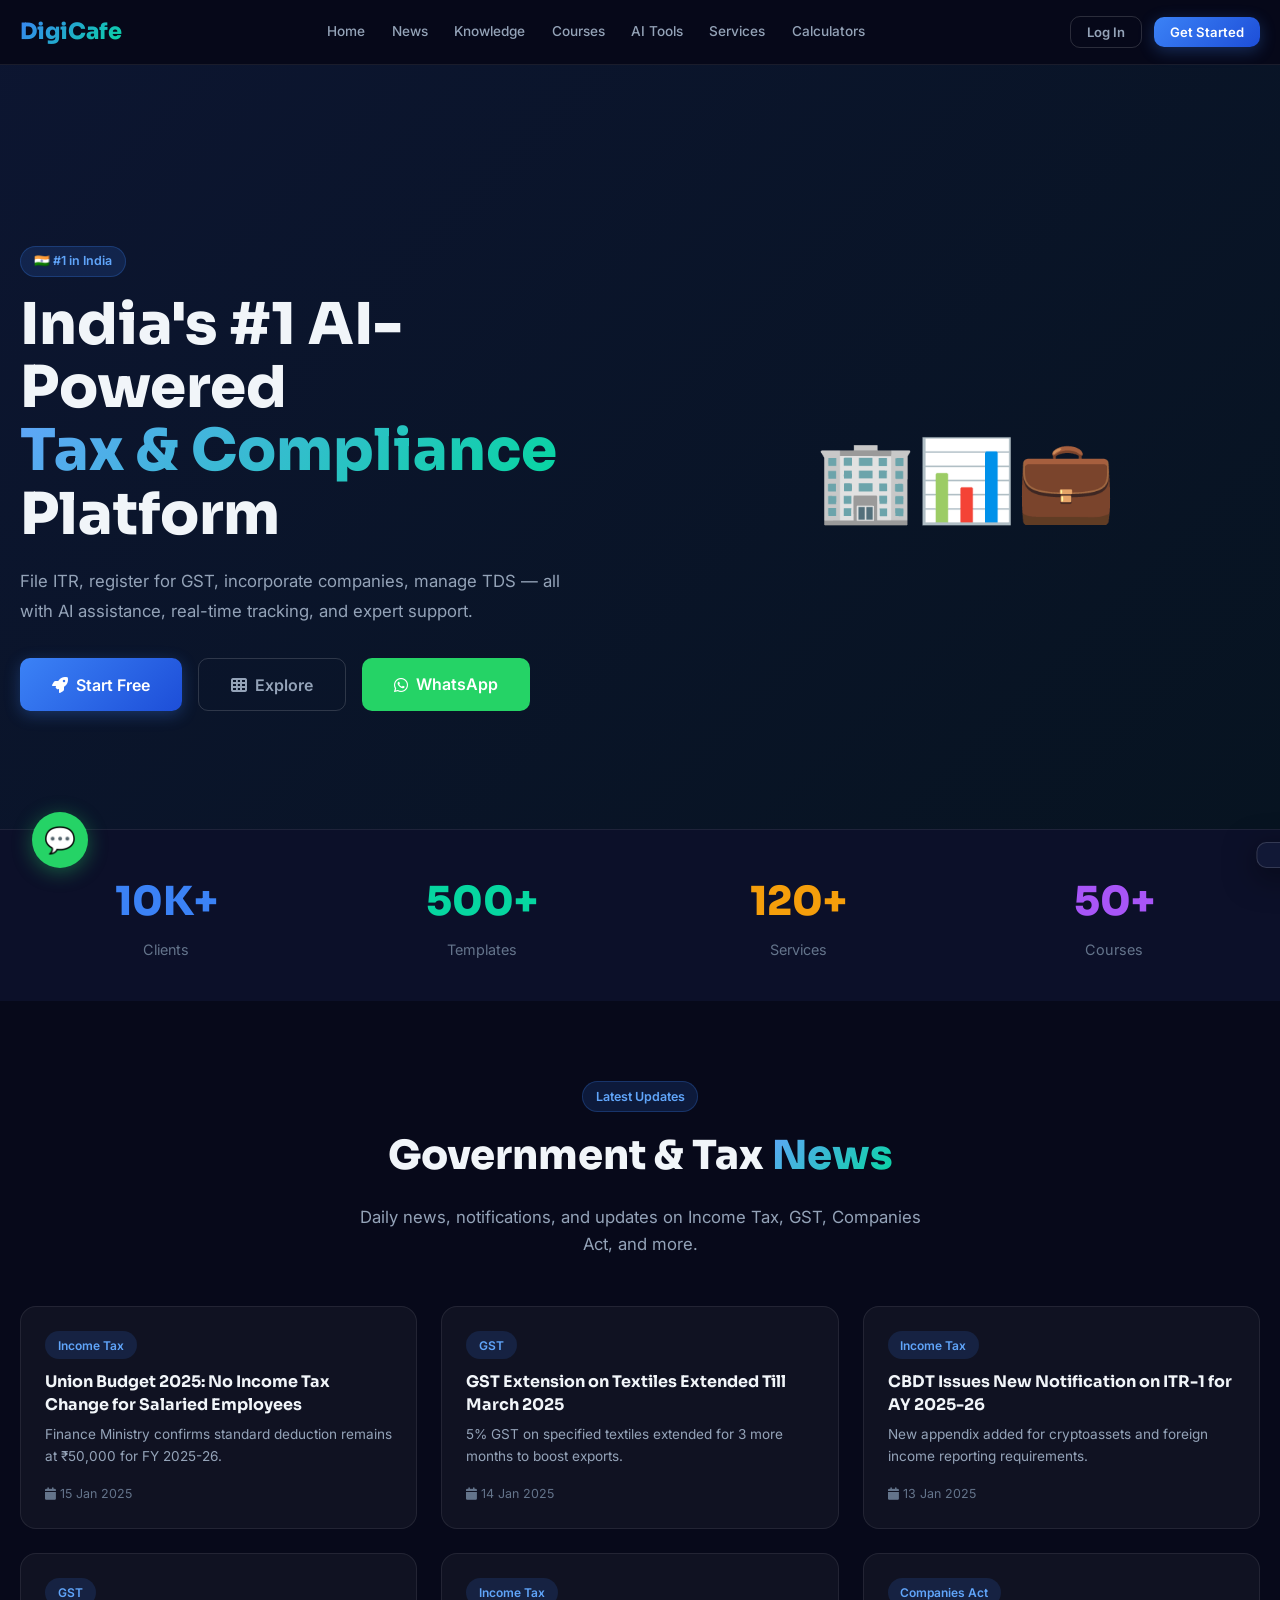
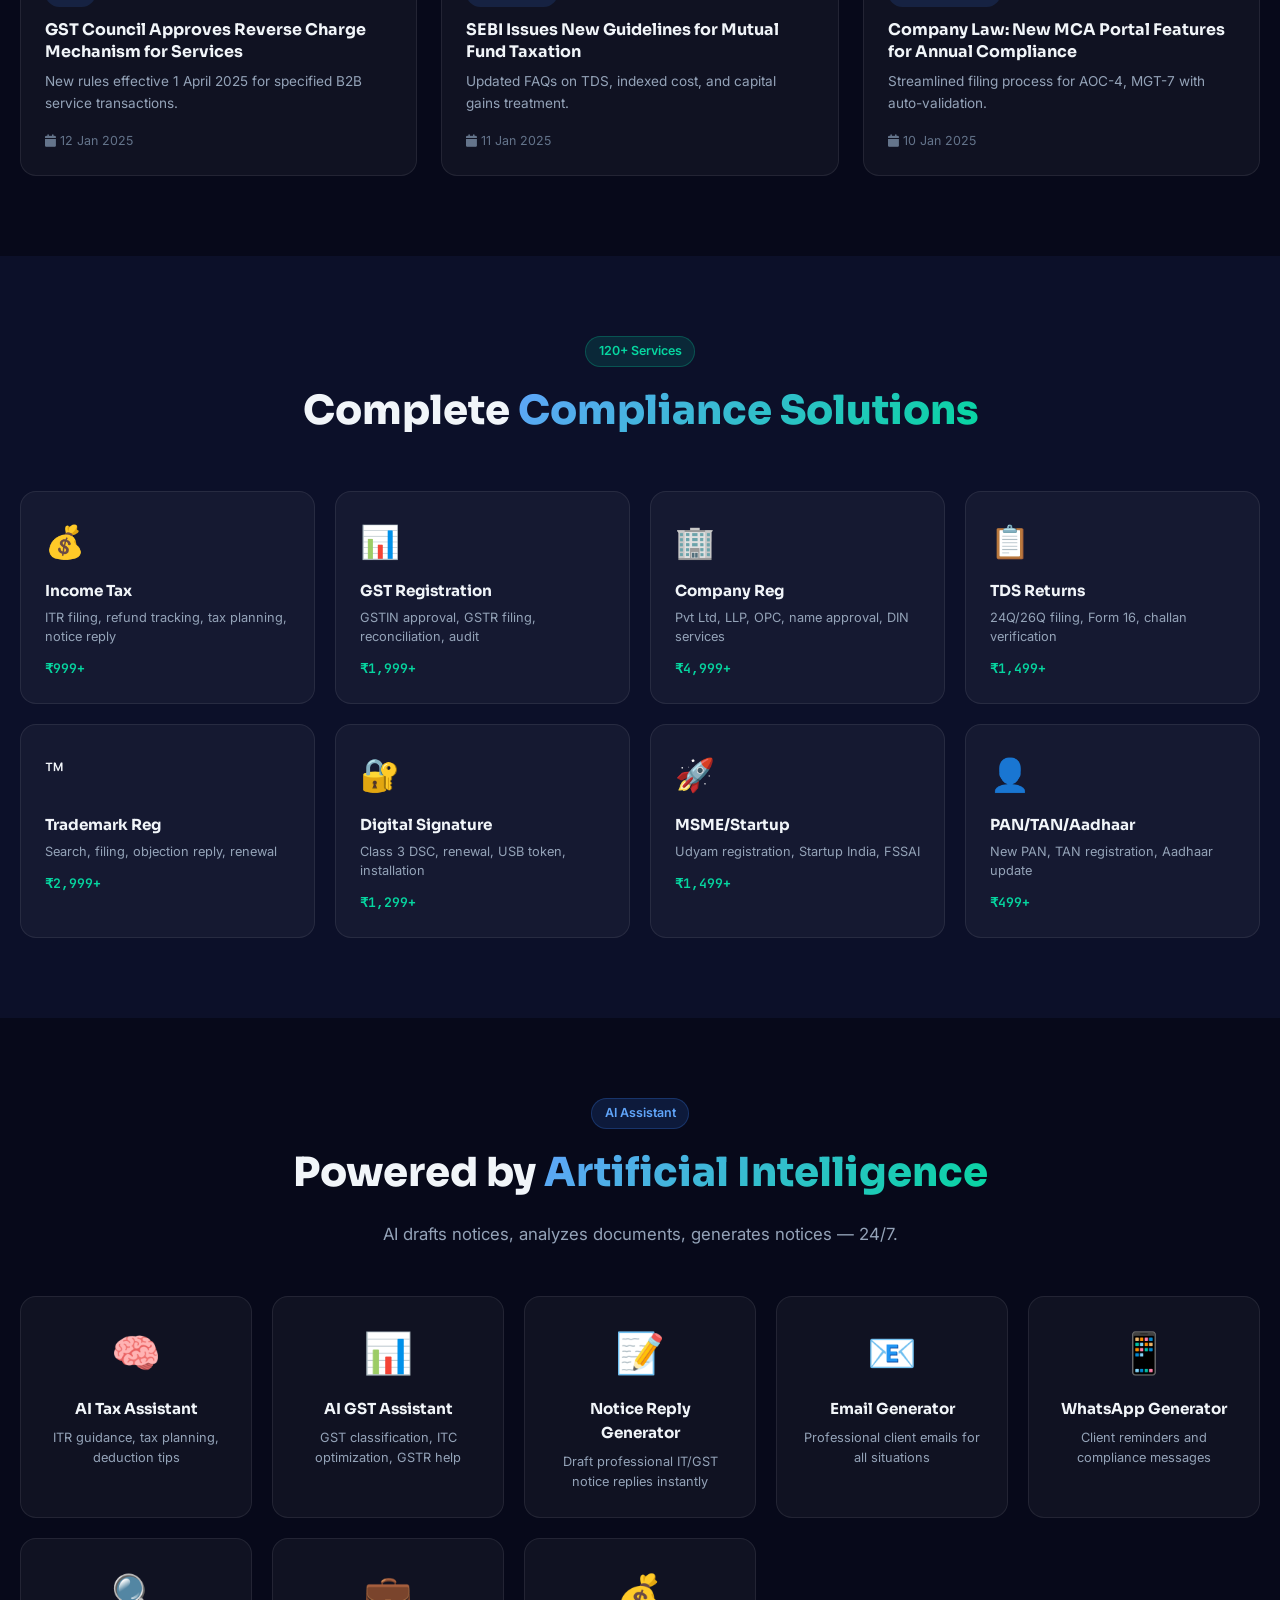
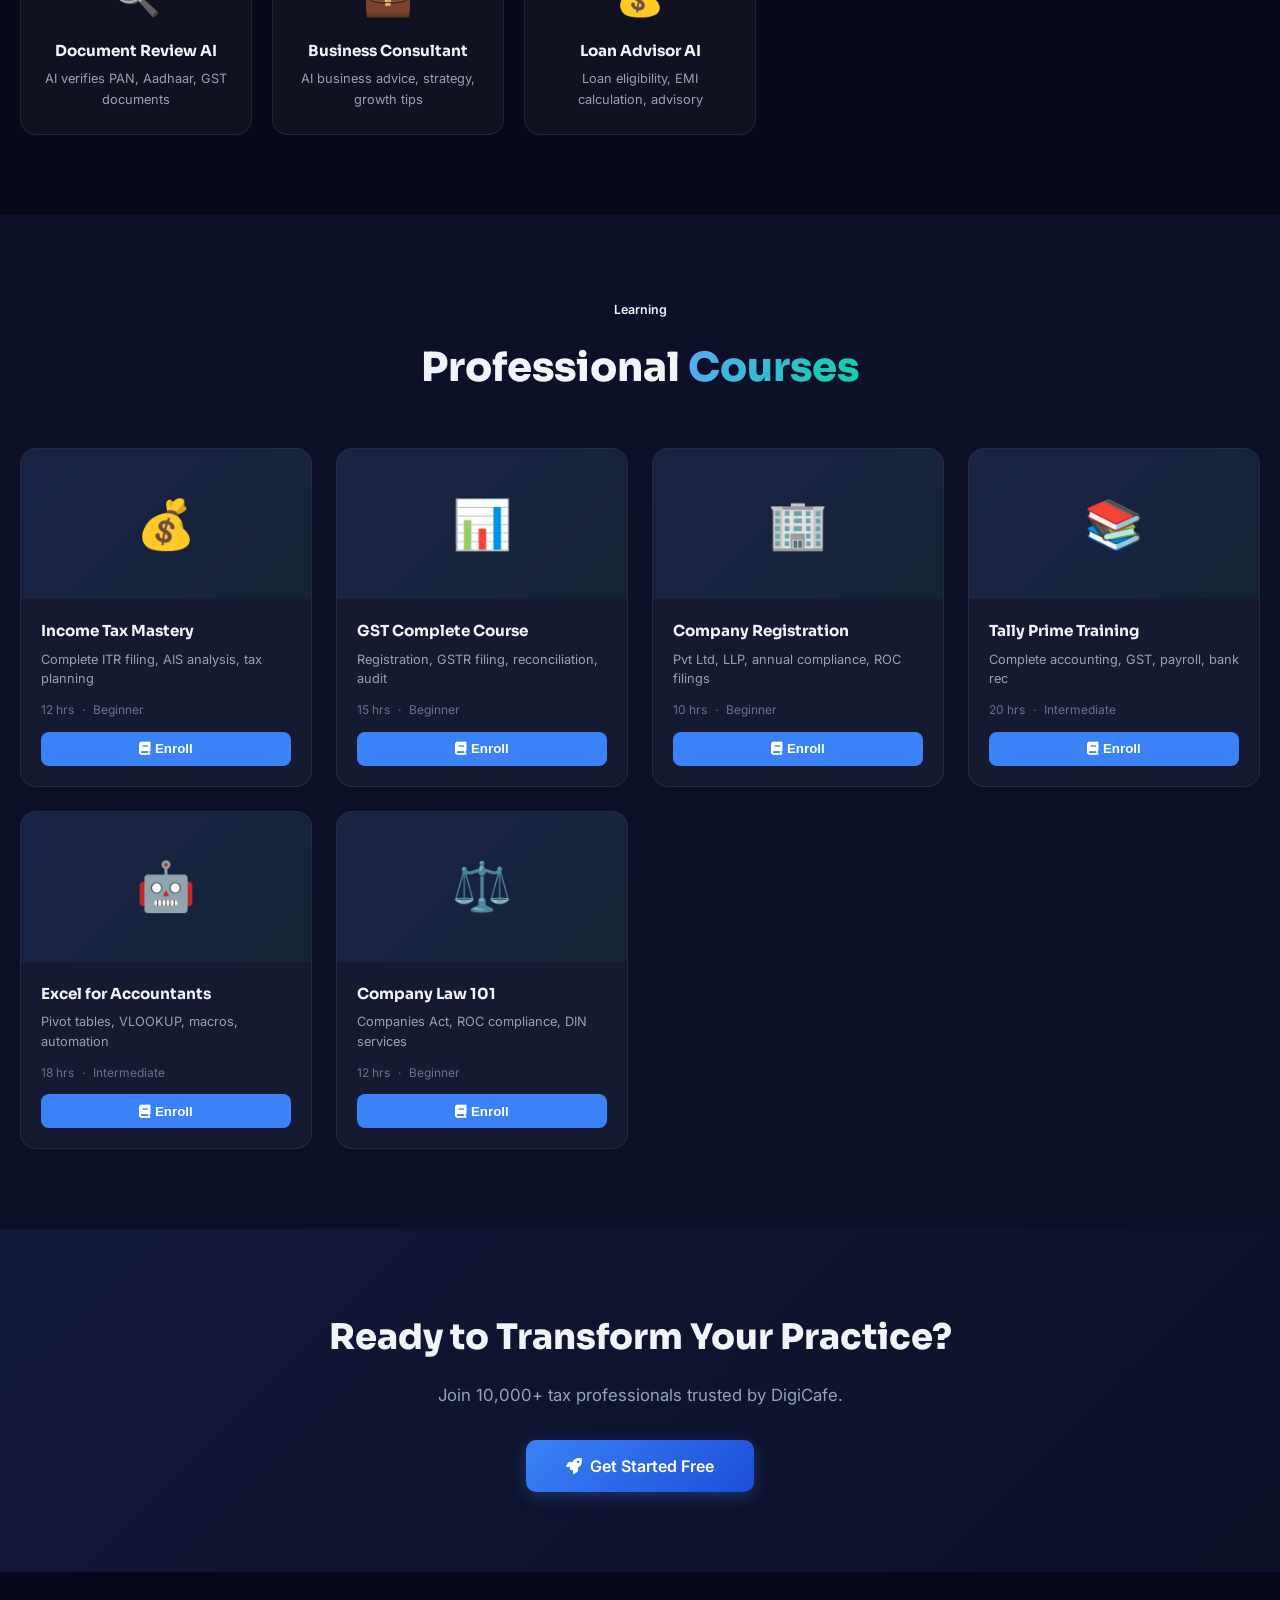
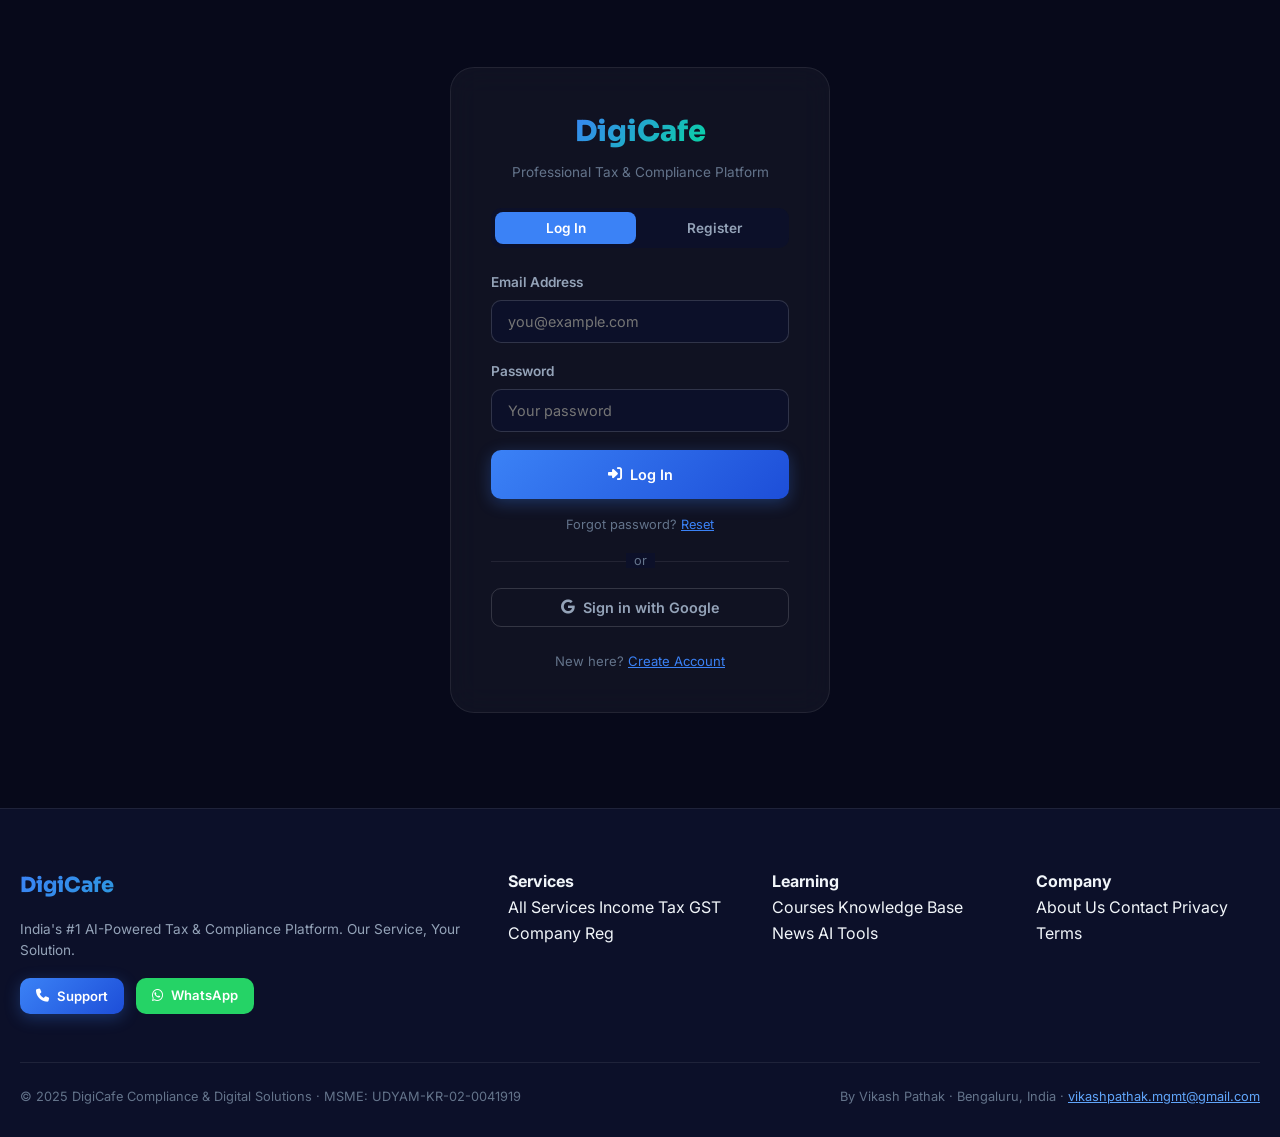
<file: index.html.html>
<!DOCTYPE html>
<html lang="en">
<head>
<meta charset="UTF-8">
<meta name="viewport" content="width=device-width, initial-scale=1.0">
<meta name="description" content="DigiCafe — India's #1 AI-Powered Tax, GST, Compliance & Learning Platform. ITR Filing, GST Registration, Company Incorporation, TDS, Trademark, News, Courses, AI Tools, and Professional Services.">
<meta name="keywords" content="ITR Filing, GST, Tax Consultant, Company Registration, LLP, Compliance, AI Tax Assistant, Courses, India">
<title>DigiCafe – Our Service, Your Solution | Premium Compliance Platform</title>
<link rel="preconnect" href="https://fonts.googleapis.com">
<link href="https://fonts.googleapis.com/css2?family=Sora:wght@300;400;600;700;800&family=Inter:wght@300;400;500;600&family=JetBrains+Mono:wght@400;600&display=swap" rel="stylesheet">
<link rel="stylesheet" href="https://cdnjs.cloudflare.com/ajax/libs/font-awesome/6.5.0/css/all.min.css">
<style>
*{margin:0;padding:0;box-sizing:border-box}
:root{
  --bg:#07091a;--bg2:#0c1029;--bg3:#111836;--bg4:#0a0e24;
  --surf:rgba(255,255,255,0.04);--surf2:rgba(255,255,255,0.08);
  --bdr:rgba(255,255,255,0.08);--bdr2:rgba(255,255,255,0.15);
  --blue:#3b82f6;--blue2:#60a5fa;--blue3:#1d4ed8;--teal:#06d6a0;--teal2:#34d399;
  --gold:#f59e0b;--purple:#a855f7;--red:#ef4444;--green:#10b981;
  --txt:#f1f5f9;--txt2:#94a3b8;--txt3:#64748b;--txt4:#475569;
  --r:10px;--r2:16px;
}
html{scroll-behavior:smooth}
body{font-family:'Inter',sans-serif;background:var(--bg);color:var(--txt);line-height:1.6;overflow-x:hidden}
::-webkit-scrollbar{width:5px}
::-webkit-scrollbar-track{background:var(--bg2)}
::-webkit-scrollbar-thumb{background:var(--blue);border-radius:3px}
.s{font-family:'Sora',sans-serif}
.mono{font-family:'JetBrains Mono',monospace}
.c{max-width:1280px;margin:0 auto;padding:0 20px}
.hidden{display:none!important}
.page{display:none}
.page.active{display:block;animation:fadeIn .4s ease}
@keyframes fadeIn{from{opacity:0;transform:translateY(10px)}to{opacity:1;transform:translateY(0)}}
.glass{background:var(--surf);border:1px solid var(--bdr);border-radius:var(--r2);backdrop-filter:blur(16px)}
.glass:hover{border-color:var(--bdr2);transition:all .3s}
.g-text{background:linear-gradient(135deg,var(--blue2),var(--teal));-webkit-background-clip:text;-webkit-text-fill-color:transparent;background-clip:text}
.btn{display:inline-flex;align-items:center;gap:.5rem;padding:.65rem 1.4rem;border-radius:var(--r);font-weight:600;font-size:.9rem;border:none;cursor:pointer;transition:all .25s;text-decoration:none;font-family:inherit}
.btn-primary{background:linear-gradient(135deg,var(--blue),var(--blue3));color:#fff;box-shadow:0 4px 16px rgba(59,130,246,.3)}
.btn-primary:hover{transform:translateY(-2px);box-shadow:0 8px 24px rgba(59,130,246,.4)}
.btn-ghost{background:transparent;color:var(--txt2);border:1px solid var(--bdr2)}
.btn-ghost:hover{background:var(--surf2);color:var(--txt)}
.btn-sm{padding:.45rem 1rem;font-size:.82rem}
.btn-lg{padding:.85rem 2rem;font-size:1rem}
.btn-full{width:100%;justify-content:center}
.badge{display:inline-flex;align-items:center;gap:.35rem;padding:.28rem .8rem;border-radius:20px;font-size:.78rem;font-weight:600}
.badge-blue{background:rgba(59,130,246,.15);color:var(--blue2);border:1px solid rgba(59,130,246,.25)}
.badge-teal{background:rgba(6,214,160,.12);color:var(--teal);border:1px solid rgba(6,214,160,.25)}

/* NAV */
#nav{position:fixed;top:0;left:0;right:0;z-index:1000;background:rgba(7,9,26,.92);backdrop-filter:blur(20px);border-bottom:1px solid var(--bdr)}
.nav-wrap{display:flex;align-items:center;justify-content:space-between;height:64px;padding:0 20px;max-width:1400px;margin:0 auto}
.logo{font-family:'Sora',sans-serif;font-weight:800;font-size:1.4rem;background:linear-gradient(135deg,var(--blue),var(--teal));-webkit-background-clip:text;-webkit-text-fill-color:transparent;cursor:pointer}
.nav-center{display:flex;gap:.15rem;list-style:none}
.nav-center a{display:block;padding:.4rem .75rem;color:var(--txt2);font-size:.85rem;font-weight:500;text-decoration:none;border-radius:8px;cursor:pointer;transition:all .2s}
.nav-center a:hover,.nav-center a.active{color:var(--txt);background:var(--surf2)}
.nav-right{display:flex;gap:.75rem;align-items:center}
@media(max-width:1024px){.nav-center{display:none}}

/* HERO */
.hero{min-height:85vh;display:flex;align-items:center;padding-top:64px;background:linear-gradient(135deg,rgba(59,130,246,.1),rgba(6,214,160,.05))}
.hero-inner{display:grid;grid-template-columns:1fr 1fr;gap:4rem;align-items:center}
.hero h1{font-family:'Sora',sans-serif;font-size:clamp(2.2rem,5vw,3.6rem);font-weight:800;line-height:1.1;margin-bottom:1.25rem}
.hero p{font-size:1.05rem;color:var(--txt2);max-width:560px;margin-bottom:2rem;line-height:1.8}
@media(max-width:1024px){.hero-inner{grid-template-columns:1fr}.hero-img{display:none}}

/* SECTION */
.sec{padding:80px 0}
.sh{text-align:center;margin-bottom:3rem}
.sh h2{font-family:'Sora',sans-serif;font-size:clamp(1.8rem,4vw,2.5rem);font-weight:800;margin:.75rem 0 1rem}
.sh p{color:var(--txt2);font-size:1.05rem;max-width:580px;margin:0 auto}

/* NEWS */
.news-grid{display:grid;grid-template-columns:repeat(auto-fill,minmax(320px,1fr));gap:1.5rem}
.news-card{background:var(--surf);border:1px solid var(--bdr);border-radius:var(--r2);padding:1.5rem;transition:all .3s;cursor:pointer}
.news-card:hover{border-color:var(--blue);transform:translateY(-4px);box-shadow:0 8px 32px rgba(59,130,246,.15)}
.n-cat{display:inline-block;padding:.3rem .8rem;background:rgba(59,130,246,.15);color:var(--blue2);border-radius:20px;font-size:.75rem;font-weight:600;margin-bottom:.75rem}
.n-title{font-family:'Sora',sans-serif;font-size:1rem;font-weight:700;margin-bottom:.5rem;line-height:1.4}
.n-desc{font-size:.85rem;color:var(--txt2);margin-bottom:1rem;line-height:1.6}
.n-date{font-size:.78rem;color:var(--txt3)}

/* TOOLS GRID */
.tools-grid{display:grid;grid-template-columns:repeat(auto-fill,minmax(220px,1fr));gap:1.25rem}
.tool-card{background:var(--surf);border:1px solid var(--bdr);border-radius:var(--r2);padding:1.5rem;text-align:center;transition:all .3s;cursor:pointer}
.tool-card:hover{border-color:var(--blue);transform:translateY(-3px)}
.t-icon{font-size:2.5rem;margin-bottom:.75rem}
.t-name{font-family:'Sora',sans-serif;font-size:.95rem;font-weight:700;margin-bottom:.4rem}
.t-desc{font-size:.8rem;color:var(--txt2)}

/* COURSES */
.course-grid{display:grid;grid-template-columns:repeat(auto-fill,minmax(280px,1fr));gap:1.5rem}
.course-card{background:var(--surf);border:1px solid var(--bdr);border-radius:var(--r2);overflow:hidden;transition:all .3s}
.course-card:hover{border-color:var(--blue);transform:translateY(-4px)}
.c-thumb{height:150px;display:flex;align-items:center;justify-content:center;font-size:3rem;background:linear-gradient(135deg,rgba(59,130,246,.1),rgba(6,214,160,.05))}
.c-body{padding:1.25rem}
.c-title{font-family:'Sora',sans-serif;font-size:.95rem;font-weight:700;margin-bottom:.4rem}
.c-desc{font-size:.8rem;color:var(--txt2);margin-bottom:.75rem;line-height:1.5}
.c-meta{display:flex;gap:.5rem;font-size:.75rem;color:var(--txt3);margin-bottom:.75rem}
.c-btn{width:100%;padding:.6rem;background:var(--blue);color:#fff;border:none;border-radius:8px;cursor:pointer;font-weight:600}

/* SERVICES */
.svc-grid{display:grid;grid-template-columns:repeat(auto-fill,minmax(240px,1fr));gap:1.25rem}
.svc-card{background:var(--surf);border:1px solid var(--bdr);border-radius:var(--r2);padding:1.5rem;transition:all .3s;cursor:pointer}
.svc-card:hover{border-color:var(--blue);background:var(--surf2);transform:translateY(-3px)}
.s-icon{font-size:2rem;margin-bottom:.75rem}
.s-title{font-family:'Sora',sans-serif;font-size:.95rem;font-weight:700;margin-bottom:.3rem}
.s-desc{font-size:.8rem;color:var(--txt2);margin-bottom:.75rem;line-height:1.5}
.s-price{font-family:'JetBrains Mono',monospace;font-size:.82rem;color:var(--teal);font-weight:600}

/* CLIENT DASHBOARD */
.dash-layout{display:grid;grid-template-columns:220px 1fr;min-height:calc(100vh - 64px)}
.d-sidebar{background:var(--bg2);border-right:1px solid var(--bdr);padding:1.5rem 1rem;position:sticky;top:64px;height:calc(100vh - 64px);overflow-y:auto}
.d-user{display:flex;align-items:center;gap:.75rem;margin-bottom:1.5rem;padding:1rem;background:var(--surf);border-radius:var(--r);border:1px solid var(--bdr)}
.d-avatar{width:44px;height:44px;border-radius:50%;background:linear-gradient(135deg,var(--blue),var(--teal));display:flex;align-items:center;justify-content:center;color:#fff;font-weight:700}
.d-uname{font-weight:700;font-size:.9rem}
.d-urole{font-size:.75rem;color:var(--txt3)}
.side-nav{list-style:none}
.side-nav a{display:flex;align-items:center;gap:.6rem;padding:.6rem .9rem;color:var(--txt2);font-size:.85rem;font-weight:500;border-radius:8px;cursor:pointer;transition:all .2s;text-decoration:none;margin-bottom:.15rem}
.side-nav a:hover{background:var(--surf2);color:var(--txt)}
.side-nav a.active{background:rgba(59,130,246,.15);color:var(--blue2)}
.d-main{background:var(--bg);padding:2rem;overflow-y:auto}
.d-content{display:none}
.d-content.active{display:block}
.d-title{font-family:'Sora',sans-serif;font-size:1.4rem;font-weight:800;margin-bottom:.4rem}
.kpi-grid{display:grid;grid-template-columns:repeat(auto-fill,minmax(200px,1fr));gap:1.25rem;margin-bottom:2rem}
.kpi{background:var(--surf);border:1px solid var(--bdr);border-radius:var(--r2);padding:1.5rem;transition:all .3s}
.kpi:hover{border-color:var(--blue);transform:translateY(-3px)}
.kpi-val{font-family:'Sora',sans-serif;font-size:2rem;font-weight:800}
.kpi-label{font-size:.8rem;color:var(--txt3);margin-top:.4rem}

/* TABLE */
.table{width:100%;border-collapse:collapse;font-size:.85rem}
.table th{text-align:left;padding:.65rem 1rem;background:var(--bg3);color:var(--txt3);font-size:.75rem;text-transform:uppercase;letter-spacing:.5px;font-weight:600}
.table td{padding:.75rem 1rem;border-bottom:1px solid var(--bdr);color:var(--txt2)}
.table tr:hover td{background:var(--surf)}

/* ADMIN */
.admin-layout{display:grid;grid-template-columns:220px 1fr;min-height:calc(100vh - 64px)}
.admin-sidebar{background:var(--bg3);border-right:1px solid var(--bdr);padding:1rem}
.admin-sidebar h4{font-size:.7rem;font-weight:700;color:var(--txt4);text-transform:uppercase;letter-spacing:1px;padding:.6rem .75rem .3rem}
.admin-nav a{display:flex;align-items:center;gap:.65rem;padding:.6rem .75rem;color:var(--txt2);font-size:.83rem;font-weight:500;border-radius:8px;cursor:pointer;transition:all .2s;text-decoration:none;margin-bottom:.15rem}
.admin-nav a:hover{background:var(--surf2);color:var(--txt)}
.admin-nav a.active{background:rgba(59,130,246,.15);color:var(--blue2)}
.admin-main{background:var(--bg);padding:1.75rem;overflow-y:auto}
.admin-content{display:none}
.admin-content.active{display:block}
.admin-kpis{display:grid;grid-template-columns:repeat(auto-fill,minmax(180px,1fr));gap:1rem;margin-bottom:1.75rem}
.admin-kpi{background:var(--surf);border:1px solid var(--bdr);border-radius:var(--r);padding:1.25rem}
.ak-val{font-family:'Sora',sans-serif;font-size:1.8rem;font-weight:800}
.ak-label{font-size:.75rem;color:var(--txt3);margin-bottom:.4rem}

/* FOOTER */
footer{background:var(--bg2);border-top:1px solid var(--bdr);padding:60px 0 30px}
.foot-grid{display:grid;grid-template-columns:2fr 1fr 1fr 1fr;gap:2.5rem;margin-bottom:3rem}
.foot-col h4{font-size:.78rem;font-weight:700;color:var(--txt3);text-transform:uppercase;letter-spacing:1px;margin-bottom:1rem}
.foot-col a{display:block;color:var(--txt2);text-decoration:none;font-size:.83rem;padding:.28rem 0;cursor:pointer;transition:color .2s}
.foot-col a:hover{color:var(--txt)}
.foot-bottom{border-top:1px solid var(--bdr);padding-top:1.5rem;display:flex;align-items:center;justify-content:space-between;gap:1rem;flex-wrap:wrap}
.foot-bottom p{font-size:.8rem;color:var(--txt3)}

/* TOAST */
#toast{position:fixed;bottom:2rem;right:2rem;z-index:9999;background:var(--bg3);border:1px solid var(--bdr2);border-radius:var(--r);padding:.75rem 1.25rem;font-size:.88rem;box-shadow:0 8px 32px rgba(0,0,0,.5);transform:translateX(120%);transition:transform .3s}
#toast.show{transform:translateX(0)}

@media(max-width:1024px){
  .dash-layout,.admin-layout{grid-template-columns:1fr}
  .d-sidebar,.admin-sidebar{display:none}
}
</style>

<!-- Firebase SDK -->
<script type="module">
  import { initializeApp } from "https://www.gstatic.com/firebasejs/10.12.4/firebase-app.js";
  import { getAnalytics } from "https://www.gstatic.com/firebasejs/10.12.4/firebase-analytics.js";
  import {
    getAuth, GoogleAuthProvider,
    signInWithPopup, signInWithRedirect, getRedirectResult,
    createUserWithEmailAndPassword, updateProfile,
    signOut, onAuthStateChanged
  } from "https://www.gstatic.com/firebasejs/10.12.4/firebase-auth.js";

  const firebaseConfig = {
    apiKey: "AIzaSyDcdR-ba5Lh-DfG-wuABRntQm1sSYSr3Kk",
    authDomain: "digicafe-ee519.firebaseapp.com",
    projectId: "digicafe-ee519",
    storageBucket: "digicafe-ee519.appspot.com",
    messagingSenderId: "582268562769",
    appId: "1:582268562769:web:720288e24fd8de7166f770",
    measurementId: "G-25T4WHH8X4"
  };

  const app = initializeApp(firebaseConfig);
  const analytics = getAnalytics(app);
  const auth = getAuth(app);
  const provider = new GoogleAuthProvider();
  provider.addScope('email');
  provider.addScope('profile');

  // Handle user after sign-in
  function handleUser(user) {
    if (!user) return;
    const nameParts = user.displayName ? user.displayName.split(' ') : ['U',''];
    const initials = (nameParts[0][0] + (nameParts[1]?.[0] || '')).toUpperCase();
    const avatarEl = document.querySelector('.d-avatar');
    const nameEl = document.querySelector('.d-uname');
    const titleEl = document.querySelector('.d-title');
    if (avatarEl) avatarEl.textContent = initials;
    if (nameEl) nameEl.textContent = user.displayName || user.email;
    if (titleEl) titleEl.textContent = 'Welcome back, ' + (user.displayName?.split(' ')[0] || 'User') + '!';
    showToast('✓ Signed in as ' + (user.displayName || user.email));
    setTimeout(() => showPage('dashboard'), 800);
  }

  // Check for redirect result on page load
  getRedirectResult(auth).then((result) => {
    if (result?.user) handleUser(result.user);
  }).catch((err) => {
    if (err.code) showToast('⚠ Google error: ' + err.code);
  });

  window.signInWithGoogle = async function() {
    const btn = document.getElementById('google-signin-btn');
    btn.disabled = true;
    btn.innerHTML = '<i class="fas fa-spinner fa-spin"></i> Signing in...';
    try {
      // Try popup first, fall back to redirect
      const result = await signInWithPopup(auth, provider);
      handleUser(result.user);
    } catch (err) {
      // If popup fails for any reason, use redirect
      if (
        err.code === 'auth/popup-blocked' ||
        err.code === 'auth/popup-closed-by-user' ||
        err.code === 'auth/cancelled-popup-request' ||
        err.code === 'auth/operation-not-supported-in-this-environment'
      ) {
        showToast('Redirecting to Google...');
        await signInWithRedirect(auth, provider);
        return; // page will redirect
      }
      // Show exact error code in toast for debugging
      showToast('⚠ ' + (err.message || err.code || 'Sign-in failed'));
      btn.disabled = false;
      btn.innerHTML = '<i class="fab fa-google"></i> Sign in with Google';
    }
  };

  onAuthStateChanged(auth, (user) => {
    if (user) {
      console.log('✓ Firebase user:', user.email);
      // Update nav logout button to use firebaseSignOut
      document.querySelectorAll('.side-nav a, .admin-nav a').forEach(btn => {
        if(btn.getAttribute('onclick') === "showPage('home')"){
          btn.setAttribute('onclick', 'firebaseSignOut()');
        }
  });

  window.firebaseSignOut = async function() {
    await signOut(auth);
    showToast('✓ Signed out');
    showPage('home');
  };

  window._firebaseRegister = async function(name, email, password) {
    try {
      const cred = await createUserWithEmailAndPassword(auth, email, password);
      await updateProfile(cred.user, { displayName: name });
      handleUser(cred.user);
      showToast('✓ Account created! Welcome, ' + name.split(' ')[0] + '!');
    } catch(err) {
      let msg = err.message || 'Registration failed';
      if(err.code === 'auth/email-already-in-use') msg = 'Email already registered. Please log in.';
      if(err.code === 'auth/weak-password') msg = 'Password too weak. Use 6+ characters.';
      showToast('⚠ ' + msg);
      throw err;
    }
  };

  console.log("Firebase initialized successfully 🚀");
</script>
</head>
<body>

<!-- NAV -->
<nav id="nav">
  <div class="nav-wrap">
    <div class="logo" onclick="goHome()">DigiCafe</div>
    <ul class="nav-center">
      <li><a onclick="showPage('home')" data-p="home">Home</a></li>
      <li><a onclick="showPage('news')" data-p="news">News</a></li>
      <li><a onclick="showPage('knowledge')" data-p="knowledge">Knowledge</a></li>
      <li><a onclick="showPage('courses')" data-p="courses">Courses</a></li>
      <li><a onclick="showPage('ai')" data-p="ai">AI Tools</a></li>
      <li><a onclick="showPage('services')" data-p="services">Services</a></li>
      <li><a onclick="showPage('tools')" data-p="tools">Calculators</a></li>
    </ul>
    <div class="nav-right">
      <button class="btn btn-ghost btn-sm" onclick="showPage('login')">Log In</button>
      <button class="btn btn-primary btn-sm" onclick="showPage('login')">Get Started</button>
    </div>
  </div>
</nav>

<!-- HOME PAGE -->
<div class="page active" id="page-home" style="padding-top:64px">
  <!-- HERO -->
  <section class="hero">
    <div class="c">
      <div class="hero-inner">
        <div>
          <span class="badge badge-blue" style="margin-bottom:1rem">🇮🇳 #1 in India</span>
          <h1>India's #1 AI-Powered<br><span class="g-text">Tax & Compliance</span><br>Platform</h1>
          <p>File ITR, register for GST, incorporate companies, manage TDS — all with AI assistance, real-time tracking, and expert support.</p>
          <div style="display:flex;gap:1rem;flex-wrap:wrap">
            <button class="btn btn-primary btn-lg" onclick="showPage('login')"><i class="fas fa-rocket"></i> Start Free</button>
            <button class="btn btn-ghost btn-lg" onclick="showPage('services')"><i class="fas fa-th"></i> Explore</button>
            <a href="https://wa.me/918539979271" target="_blank" class="btn btn-lg" style="background:#25D366;color:#fff"><i class="fab fa-whatsapp"></i> WhatsApp</a>
          </div>
        </div>
        <div class="hero-img" style="text-align:center;font-size:5rem">🏢📊💼</div>
      </div>
    </div>
  </section>

  <!-- STATS -->
  <section style="padding:40px 0;background:var(--bg2);border-top:1px solid var(--bdr)">
    <div class="c">
      <div style="display:grid;grid-template-columns:repeat(auto-fit,minmax(150px,1fr));gap:1.5rem;text-align:center">
        <div><div class="s" style="font-size:2.5rem;font-weight:800;color:var(--blue)">10K+</div><div style="color:var(--txt3);font-size:.9rem;margin-top:.25rem">Clients</div></div>
        <div><div class="s" style="font-size:2.5rem;font-weight:800;color:var(--teal)">500+</div><div style="color:var(--txt3);font-size:.9rem;margin-top:.25rem">Templates</div></div>
        <div><div class="s" style="font-size:2.5rem;font-weight:800;color:var(--gold)">120+</div><div style="color:var(--txt3);font-size:.9rem;margin-top:.25rem">Services</div></div>
        <div><div class="s" style="font-size:2.5rem;font-weight:800;color:var(--purple)">50+</div><div style="color:var(--txt3);font-size:.9rem;margin-top:.25rem">Courses</div></div>
      </div>
    </div>
  </section>

  <!-- NEWS PREVIEW -->
  <section class="sec">
    <div class="c">
      <div class="sh">
        <span class="badge badge-blue">Latest Updates</span>
        <h2>Government & Tax <span class="g-text">News</span></h2>
        <p>Daily news, notifications, and updates on Income Tax, GST, Companies Act, and more.</p>
      </div>
      <div class="news-grid" id="news-home"></div>
    </div>
  </section>

  <!-- SERVICES PREVIEW -->
  <section class="sec" style="background:var(--bg2)">
    <div class="c">
      <div class="sh">
        <span class="badge badge-teal">120+ Services</span>
        <h2>Complete <span class="g-text">Compliance Solutions</span></h2>
      </div>
      <div class="svc-grid" id="svc-home"></div>
    </div>
  </section>

  <!-- AI TOOLS -->
  <section class="sec">
    <div class="c">
      <div class="sh">
        <span class="badge badge-blue">AI Assistant</span>
        <h2>Powered by <span class="g-text">Artificial Intelligence</span></h2>
        <p>AI drafts notices, analyzes documents, generates notices — 24/7.</p>
      </div>
      <div class="tools-grid" id="ai-home"></div>
    </div>
  </section>

  <!-- COURSES PREVIEW -->
  <section class="sec" style="background:var(--bg2)">
    <div class="c">
      <div class="sh">
        <span class="badge badge-gold">Learning</span>
        <h2>Professional <span class="g-text">Courses</span></h2>
      </div>
      <div class="course-grid" id="courses-home"></div>
    </div>
  </section>

  <!-- CTA -->
  <section style="padding:80px 0;background:linear-gradient(135deg,var(--bg3),var(--bg2))">
    <div class="c" style="text-align:center">
      <h2 class="s" style="font-size:2.2rem;font-weight:800;margin-bottom:1rem">Ready to Transform Your Practice?</h2>
      <p style="color:var(--txt2);font-size:1.05rem;margin-bottom:2rem">Join 10,000+ tax professionals trusted by DigiCafe.</p>
      <button class="btn btn-primary btn-lg" onclick="showPage('login')" style="font-size:1rem;padding:1rem 2.5rem"><i class="fas fa-rocket"></i> Get Started Free</button>
    </div>
  </section>
</div>

<!-- NEWS PAGE -->
<div class="page" id="page-news" style="padding:80px 20px">
  <div class="c">
    <div class="sh">
      <h2>Tax & <span class="g-text">Compliance News</span></h2>
      <p>Latest updates on Income Tax, GST, Companies Act, and Government notifications.</p>
    </div>
    <div style="margin-bottom:2rem;display:flex;gap:.5rem;flex-wrap:wrap" id="news-cats"></div>
    <div class="news-grid" id="news-full"></div>
  </div>
</div>

<!-- KNOWLEDGE PAGE -->
<div class="page" id="page-knowledge" style="padding:80px 20px">
  <div class="c">
    <div class="sh">
      <h2>Knowledge <span class="g-text">Center</span></h2>
      <p>Complete library of tax, GST, compliance, and business guides.</p>
    </div>
    <div style="display:grid;grid-template-columns:repeat(auto-fill,minmax(220px,1fr));gap:1.5rem" id="kb-grid"></div>
  </div>
</div>

<!-- COURSES PAGE -->
<div class="page" id="page-courses" style="padding:80px 20px">
  <div class="c">
    <div class="sh">
      <h2><span class="g-text">Professional Courses</span></h2>
      <p>Live webinars, recorded courses, certificates, and community learning.</p>
    </div>
    <div class="course-grid" id="courses-full"></div>
  </div>
</div>

<!-- AI TOOLS PAGE -->
<div class="page" id="page-ai" style="padding:80px 20px">
  <div class="c">
    <div class="sh">
      <h2>DigiCafe <span class="g-text">AI Tools</span></h2>
      <p>Intelligent assistants for tax, GST, compliance, and business needs.</p>
    </div>
    <div class="tools-grid" id="ai-full"></div>
    <div style="text-align:center;margin-top:3rem">
      <button class="btn btn-primary btn-lg" onclick="showPage('login')"><i class="fas fa-robot"></i> Try AI Assistant</button>
    </div>
  </div>
</div>

<!-- SERVICES PAGE -->
<div class="page" id="page-services" style="padding:80px 20px">
  <div class="c">
    <div class="sh">
      <h2>All <span class="g-text">Services</span></h2>
      <p>120+ compliance, tax, and government services in one platform.</p>
    </div>
    <div class="svc-grid" id="svc-full"></div>
  </div>
</div>

<!-- TOOLS PAGE (CALCULATORS) -->
<div class="page" id="page-tools" style="padding:80px 20px">
  <div class="c">
    <div class="sh">
      <h2>Free <span class="g-text">Calculators</span></h2>
      <p>Instant tax and finance calculations for all your needs.</p>
    </div>
    <div class="tools-grid" id="calc-grid"></div>
  </div>
</div>

<!-- LOGIN PAGE -->
<div class="page" id="page-login" style="padding:80px 20px;min-height:calc(100vh - 64px);display:flex;align-items:center">
  <div class="c" style="max-width:420px;margin:0 auto;width:100%">
    <div class="glass" style="padding:2.5rem;border-radius:24px">
      <div style="text-align:center;margin-bottom:1.5rem">
        <div class="logo s" style="font-size:1.8rem;display:inline-block">DigiCafe</div>
        <p style="color:var(--txt3);font-size:.85rem;margin-top:.5rem">Professional Tax & Compliance Platform</p>
      </div>
      <div style="display:flex;gap:.5rem;background:var(--bg2);border-radius:10px;padding:4px;margin-bottom:1.5rem">
        <button class="btn-tab active" style="flex:1;background:var(--blue);color:#fff;border:none;border-radius:8px;padding:.5rem;cursor:pointer;font-weight:600;font-size:.85rem;font-family:inherit" onclick="switchTab('login')">Log In</button>
        <button class="btn-tab" style="flex:1;background:none;color:var(--txt2);border:none;cursor:pointer;font-weight:600;font-size:.85rem;font-family:inherit;padding:.5rem" onclick="switchTab('register')">Register</button>
      </div>
      <form id="login-form" onsubmit="return handleLogin(event)">
        <div style="margin-bottom:1.1rem">
          <label style="display:block;font-size:.85rem;font-weight:600;color:var(--txt2);margin-bottom:.4rem">Email Address</label>
          <input type="email" placeholder="you@example.com" required style="width:100%;padding:.75rem 1rem;border-radius:var(--r);background:var(--bg2);border:1px solid var(--bdr2);color:var(--txt);font-family:inherit;font-size:.9rem">
        </div>
        <div style="margin-bottom:1.1rem">
          <label style="display:block;font-size:.85rem;font-weight:600;color:var(--txt2);margin-bottom:.4rem">Password</label>
          <input type="password" placeholder="Your password" required style="width:100%;padding:.75rem 1rem;border-radius:var(--r);background:var(--bg2);border:1px solid var(--bdr2);color:var(--txt);font-family:inherit;font-size:.9rem">
        </div>
        <button type="submit" class="btn btn-primary btn-full" style="margin-bottom:1rem;padding:1rem"><i class="fas fa-sign-in-alt"></i> Log In</button>
      </form>
      <div id="login-forgot" style="text-align:center;font-size:.8rem;color:var(--txt3)">Forgot password? <a href="#" style="color:var(--blue)">Reset</a></div>
      <!-- REGISTER FORM -->
      <form id="register-form" style="display:none" onsubmit="return handleRegister(event)">
        <div style="margin-bottom:1.1rem">
          <label style="display:block;font-size:.85rem;font-weight:600;color:var(--txt2);margin-bottom:.4rem">Full Name</label>
          <input type="text" id="reg-name" placeholder="Your full name" required style="width:100%;padding:.75rem 1rem;border-radius:var(--r);background:var(--bg2);border:1px solid var(--bdr2);color:var(--txt);font-family:inherit;font-size:.9rem">
        </div>
        <div style="margin-bottom:1.1rem">
          <label style="display:block;font-size:.85rem;font-weight:600;color:var(--txt2);margin-bottom:.4rem">Email Address</label>
          <input type="email" id="reg-email" placeholder="you@example.com" required style="width:100%;padding:.75rem 1rem;border-radius:var(--r);background:var(--bg2);border:1px solid var(--bdr2);color:var(--txt);font-family:inherit;font-size:.9rem">
        </div>
        <div style="margin-bottom:1.1rem">
          <label style="display:block;font-size:.85rem;font-weight:600;color:var(--txt2);margin-bottom:.4rem">Password</label>
          <input type="password" id="reg-password" placeholder="Min 6 characters" required style="width:100%;padding:.75rem 1rem;border-radius:var(--r);background:var(--bg2);border:1px solid var(--bdr2);color:var(--txt);font-family:inherit;font-size:.9rem">
        </div>
        <div style="margin-bottom:1.1rem">
          <label style="display:block;font-size:.85rem;font-weight:600;color:var(--txt2);margin-bottom:.4rem">Mobile Number</label>
          <input type="tel" id="reg-phone" placeholder="+91 98765 43210" style="width:100%;padding:.75rem 1rem;border-radius:var(--r);background:var(--bg2);border:1px solid var(--bdr2);color:var(--txt);font-family:inherit;font-size:.9rem">
        </div>
        <button type="submit" id="reg-btn" class="btn btn-primary btn-full" style="margin-bottom:1rem;padding:1rem"><i class="fas fa-user-plus"></i> Create Account</button>
      </form>
      <div style="text-align:center;color:var(--txt3);font-size:.8rem;margin:1rem 0;position:relative">
        <span style="background:var(--bg2);padding:0 .5rem;position:relative;z-index:1">or</span>
        <div style="position:absolute;top:50%;left:0;right:0;height:1px;background:var(--bdr);z-index:0"></div>
      </div>
      <button type="button" class="btn btn-ghost btn-full" id="google-signin-btn" onclick="signInWithGoogle()"><i class="fab fa-google"></i> Sign in with Google</button>
      <div style="text-align:center;font-size:.82rem;color:var(--txt3);margin-top:1.5rem">New here? <a href="#" style="color:var(--blue);cursor:pointer" onclick="switchTab('register');return false">Create Account</a></div>
    </div>
  </div>
</div>

<!-- CLIENT DASHBOARD -->
<div class="page" id="page-dashboard">
  <div class="dash-layout">
    <div class="d-sidebar">
      <div class="d-user">
        <div class="d-avatar">VK</div>
        <div>
          <div class="d-uname">Vikash Pathak</div>
          <div class="d-urole">Client</div>
        </div>
      </div>
      <ul class="side-nav">
        <li><a onclick="showDash('overview')" class="active"><i class="fas fa-home"></i> Overview</a></li>
        <li><a onclick="showDash('applications')"><i class="fas fa-file-alt"></i> Applications</a></li>
        <li><a onclick="showDash('documents')"><i class="fas fa-folder"></i> Documents</a></li>
        <li><a onclick="showDash('invoices')"><i class="fas fa-receipt"></i> Invoices</a></li>
        <li><a onclick="showDash('messages')"><i class="fas fa-envelope"></i> Messages</a></li>
        <li><a onclick="showDash('support')"><i class="fas fa-headset"></i> Support</a></li>
        <li><a onclick="showPage('home')"><i class="fas fa-sign-out-alt"></i> Logout</a></li>
      </ul>
    </div>
    <div class="d-main">
      <div class="d-content active" id="dash-overview">
        <div class="d-title">Welcome back, Vikash!</div>
        <p style="color:var(--txt2);margin-bottom:2rem">Your compliance status and pending applications.</p>
        <div class="kpi-grid">
          <div class="kpi"><div class="kpi-val">3</div><div class="kpi-label">Active Applications</div></div>
          <div class="kpi"><div class="kpi-val">₹24,500</div><div class="kpi-label">Total Paid</div></div>
          <div class="kpi"><div class="kpi-val">2</div><div class="kpi-label">Pending Documents</div></div>
          <div class="kpi"><div class="kpi-val">5</div><div class="kpi-label">Completed Services</div></div>
        </div>
        <div style="background:var(--surf);border:1px solid var(--bdr);border-radius:var(--r2);padding:1.5rem;margin-top:2rem">
          <h3 class="s" style="font-weight:700;margin-bottom:1rem">Recent Applications</h3>
          <table class="table">
            <thead><tr><th>Service</th><th>Date</th><th>Status</th><th>Amount</th></tr></thead>
            <tbody>
              <tr><td>Income Tax Return (ITR-2)</td><td>15 Jan 2025</td><td><span style="background:rgba(16,185,129,.15);color:var(--green);padding:.2rem .6rem;border-radius:4px;font-size:.8rem">Completed</span></td><td>₹2,999</td></tr>
              <tr><td>GST Registration</td><td>10 Jan 2025</td><td><span style="background:rgba(59,130,246,.15);color:var(--blue2);padding:.2rem .6rem;border-radius:4px;font-size:.8rem">Under Review</span></td><td>₹3,499</td></tr>
              <tr><td>TDS Return Filing (26Q)</td><td>05 Jan 2025</td><td><span style="background:rgba(245,158,11,.15);color:var(--gold);padding:.2rem .6rem;border-radius:4px;font-size:.8rem">In Progress</span></td><td>₹1,999</td></tr>
            </tbody>
          </table>
        </div>
      </div>
      <div class="d-content" id="dash-applications"><p style="padding:2rem;color:var(--txt2)">Your applications here...</p></div>
      <div class="d-content" id="dash-documents"><p style="padding:2rem;color:var(--txt2)">Document upload and management here...</p></div>
      <div class="d-content" id="dash-invoices"><p style="padding:2rem;color:var(--txt2)">Your invoices and payment history here...</p></div>
      <div class="d-content" id="dash-messages"><p style="padding:2rem;color:var(--txt2)">Messages from support team here...</p></div>
      <div class="d-content" id="dash-support"><p style="padding:2rem;color:var(--txt2)">Support tickets and help center here...</p></div>
    </div>
  </div>
</div>

<!-- ADMIN PANEL -->
<div class="page" id="page-admin">
  <div class="admin-layout">
    <div class="admin-sidebar">
      <div style="font-weight:700;font-size:1rem;margin-bottom:1.5rem;color:var(--txt)">Admin Panel</div>
      <h4>Dashboard</h4>
      <div class="admin-nav">
        <a onclick="showAdmin('overview')" class="active"><i class="fas fa-chart-line"></i> Overview</a>
      </div>
      <h4>Management</h4>
      <div class="admin-nav">
        <a onclick="showAdmin('clients')"><i class="fas fa-users"></i> Clients</a>
        <a onclick="showAdmin('services')"><i class="fas fa-cogs"></i> Services</a>
        <a onclick="showAdmin('payments')"><i class="fas fa-credit-card"></i> Payments</a>
      </div>
      <h4>Content</h4>
      <div class="admin-nav">
        <a onclick="showAdmin('news')"><i class="fas fa-newspaper"></i> News</a>
        <a onclick="showAdmin('courses')"><i class="fas fa-book"></i> Courses</a>
      </div>
      <h4>Account</h4>
      <div class="admin-nav">
        <a onclick="showPage('home')"><i class="fas fa-sign-out-alt"></i> Logout</a>
      </div>
    </div>
    <div class="admin-main">
      <div class="admin-content active" id="admin-overview">
        <div class="s" style="font-size:1.4rem;font-weight:800;margin-bottom:2rem">Dashboard Analytics</div>
        <div class="admin-kpis">
          <div class="admin-kpi"><div class="ak-label">Total Clients</div><div class="ak-val">2,843</div></div>
          <div class="admin-kpi"><div class="ak-label">This Month Revenue</div><div class="ak-val">₹4,52,100</div></div>
          <div class="admin-kpi"><div class="ak-label">Pending Applications</div><div class="ak-val">127</div></div>
          <div class="admin-kpi"><div class="ak-label">Completed Tasks</div><div class="ak-val">892</div></div>
          <div class="admin-kpi"><div class="ak-label">Staff Active</div><div class="ak-val">12</div></div>
          <div class="admin-kpi"><div class="ak-label">New Sign-ups</div><div class="ak-val">+345</div></div>
        </div>
        <div style="background:var(--surf);border:1px solid var(--bdr);border-radius:var(--r2);padding:1.5rem;margin-top:2rem">
          <h3 class="s" style="font-weight:700;margin-bottom:1rem">Recent Transactions</h3>
          <table class="table">
            <thead><tr><th>Client</th><th>Service</th><th>Amount</th><th>Date</th><th>Status</th></tr></thead>
            <tbody>
              <tr><td>Rahul Agarwal</td><td>ITR Filing</td><td>₹2,999</td><td>15 Jan 2025</td><td><span style="background:rgba(16,185,129,.15);color:var(--green);padding:.2rem .6rem;border-radius:4px;font-size:.8rem">Completed</span></td></tr>
              <tr><td>Priya Sharma</td><td>GST Registration</td><td>₹3,499</td><td>14 Jan 2025</td><td><span style="background:rgba(59,130,246,.15);color:var(--blue2);padding:.2rem .6rem;border-radius:4px;font-size:.8rem">Processing</span></td></tr>
              <tr><td>Mukesh Kumar</td><td>Company Registration</td><td>₹8,999</td><td>13 Jan 2025</td><td><span style="background:rgba(245,158,11,.15);color:var(--gold);padding:.2rem .6rem;border-radius:4px;font-size:.8rem">In Progress</span></td></tr>
            </tbody>
          </table>
        </div>
      </div>
      <div class="admin-content" id="admin-clients"><p style="padding:2rem;color:var(--txt2)">Client management here...</p></div>
      <div class="admin-content" id="admin-services"><p style="padding:2rem;color:var(--txt2)">Service management here...</p></div>
      <div class="admin-content" id="admin-payments"><p style="padding:2rem;color:var(--txt2)">Payment analytics here...</p></div>
      <div class="admin-content" id="admin-news"><p style="padding:2rem;color:var(--txt2)">News management here...</p></div>
      <div class="admin-content" id="admin-courses"><p style="padding:2rem;color:var(--txt2)">Course management here...</p></div>
    </div>
  </div>
</div>

<!-- FOOTER -->
<footer>
  <div class="c">
    <div class="foot-grid">
      <div>
        <div class="logo s" style="font-size:1.3rem">DigiCafe</div>
        <p style="font-size:.85rem;color:var(--txt2);margin:1rem 0">India's #1 AI-Powered Tax & Compliance Platform. Our Service, Your Solution.</p>
        <div style="display:flex;gap:.75rem">
          <button class="btn btn-primary btn-sm" onclick="showPage('login')"><i class="fas fa-phone"></i> Support</button>
          <a href="https://wa.me/918539979271" target="_blank" class="btn btn-sm" style="background:#25D366;color:#fff"><i class="fab fa-whatsapp"></i> WhatsApp</a>
        </div>
      </div>
      <div>
        <h4>Services</h4>
        <a onclick="showPage('services')">All Services</a>
        <a onclick="showPage('services')">Income Tax</a>
        <a onclick="showPage('services')">GST</a>
        <a onclick="showPage('services')">Company Reg</a>
      </div>
      <div>
        <h4>Learning</h4>
        <a onclick="showPage('courses')">Courses</a>
        <a onclick="showPage('knowledge')">Knowledge Base</a>
        <a onclick="showPage('news')">News</a>
        <a onclick="showPage('ai')">AI Tools</a>
      </div>
      <div>
        <h4>Company</h4>
        <a onclick="showPage('home')">About Us</a>
        <a onclick="showPage('home')">Contact</a>
        <a onclick="showPage('home')">Privacy</a>
        <a onclick="showPage('home')">Terms</a>
      </div>
    </div>
    <div class="foot-bottom">
      <p>© 2025 DigiCafe Compliance & Digital Solutions · MSME: UDYAM-KR-02-0041919</p>
      <p>By Vikash Pathak · Bengaluru, India · <a href="mailto:vikashpathak.mgmt@gmail.com" style="color:var(--blue2)">vikashpathak.mgmt@gmail.com</a></p>
    </div>
  </div>
</footer>

<!-- WHATSAPP FLOAT -->
<a href="https://wa.me/918539979271?text=Hi%20DigiCafe!%20I%20want%20to%20know%20more" target="_blank" style="position:fixed;bottom:2rem;left:2rem;z-index:999;width:56px;height:56px;border-radius:50%;background:#25D366;color:#fff;display:flex;align-items:center;justify-content:center;font-size:1.6rem;box-shadow:0 4px 20px rgba(37,211,102,.4);text-decoration:none;transition:all .3s" title="Chat on WhatsApp">💬</a>

<!-- TOAST -->
<div id="toast"></div>

<script>
// ═══ DATA ═══
const news = [
  {title:'Union Budget 2025: No Income Tax Change for Salaried Employees',date:'15 Jan 2025',cat:'Income Tax',desc:'Finance Ministry confirms standard deduction remains at ₹50,000 for FY 2025-26.'},
  {title:'GST Extension on Textiles Extended Till March 2025',date:'14 Jan 2025',cat:'GST',desc:'5% GST on specified textiles extended for 3 more months to boost exports.'},
  {title:'CBDT Issues New Notification on ITR-1 for AY 2025-26',date:'13 Jan 2025',cat:'Income Tax',desc:'New appendix added for cryptoassets and foreign income reporting requirements.'},
  {title:'GST Council Approves Reverse Charge Mechanism for Services',date:'12 Jan 2025',cat:'GST',desc:'New rules effective 1 April 2025 for specified B2B service transactions.'},
  {title:'SEBI Issues New Guidelines for Mutual Fund Taxation',date:'11 Jan 2025',cat:'Income Tax',desc:'Updated FAQs on TDS, indexed cost, and capital gains treatment.'},
  {title:'Company Law: New MCA Portal Features for Annual Compliance',date:'10 Jan 2025',cat:'Companies Act',desc:'Streamlined filing process for AOC-4, MGT-7 with auto-validation.'},
];

const services = [
  {icon:'💰',name:'Income Tax',desc:'ITR filing, refund tracking, tax planning, notice reply',price:'₹999+'},
  {icon:'📊',name:'GST Registration',desc:'GSTIN approval, GSTR filing, reconciliation, audit',price:'₹1,999+'},
  {icon:'🏢',name:'Company Reg',desc:'Pvt Ltd, LLP, OPC, name approval, DIN services',price:'₹4,999+'},
  {icon:'📋',name:'TDS Returns',desc:'24Q/26Q filing, Form 16, challan verification',price:'₹1,499+'},
  {icon:'™️',name:'Trademark Reg',desc:'Search, filing, objection reply, renewal',price:'₹2,999+'},
  {icon:'🔐',name:'Digital Signature',desc:'Class 3 DSC, renewal, USB token, installation',price:'₹1,299+'},
  {icon:'🚀',name:'MSME/Startup',desc:'Udyam registration, Startup India, FSSAI',price:'₹1,499+'},
  {icon:'👤',name:'PAN/TAN/Aadhaar',desc:'New PAN, TAN registration, Aadhaar update',price:'₹499+'},
];

const aiTools = [
  {icon:'🧠',name:'AI Tax Assistant',desc:'ITR guidance, tax planning, deduction tips'},
  {icon:'📊',name:'AI GST Assistant',desc:'GST classification, ITC optimization, GSTR help'},
  {icon:'📝',name:'Notice Reply Generator',desc:'Draft professional IT/GST notice replies instantly'},
  {icon:'📧',name:'Email Generator',desc:'Professional client emails for all situations'},
  {icon:'📱',name:'WhatsApp Generator',desc:'Client reminders and compliance messages'},
  {icon:'🔍',name:'Document Review AI',desc:'AI verifies PAN, Aadhaar, GST documents'},
  {icon:'💼',name:'Business Consultant',desc:'AI business advice, strategy, growth tips'},
  {icon:'💰',name:'Loan Advisor AI',desc:'Loan eligibility, EMI calculation, advisory'},
];

const courses = [
  {icon:'💰',name:'Income Tax Mastery',desc:'Complete ITR filing, AIS analysis, tax planning',dur:'12 hrs',level:'Beginner'},
  {icon:'📊',name:'GST Complete Course',desc:'Registration, GSTR filing, reconciliation, audit',dur:'15 hrs',level:'Beginner'},
  {icon:'🏢',name:'Company Registration',desc:'Pvt Ltd, LLP, annual compliance, ROC filings',dur:'10 hrs',level:'Beginner'},
  {icon:'📚',name:'Tally Prime Training',desc:'Complete accounting, GST, payroll, bank rec',dur:'20 hrs',level:'Intermediate'},
  {icon:'🤖',name:'Excel for Accountants',desc:'Pivot tables, VLOOKUP, macros, automation',dur:'18 hrs',level:'Intermediate'},
  {icon:'⚖️',name:'Company Law 101',desc:'Companies Act, ROC compliance, DIN services',dur:'12 hrs',level:'Beginner'},
];

// ═══ PAGE ROUTING ═══
function showPage(p){
  document.querySelectorAll('.page').forEach(x=>x.classList.remove('active'));
  document.getElementById('page-'+p).classList.add('active');
  document.querySelectorAll('[data-p]').forEach(x=>x.classList.remove('active'));
  document.querySelector('[data-p="'+p+'"]')?.classList.add('active');
  window.scrollTo(0,0);
  updateNav();
}

function updateNav(){
  const active = document.querySelector('.page.active').id.replace('page-','');
  document.querySelectorAll('[data-p]').forEach(x=>x.classList.toggle('active',x.dataset.p===active));
}

function goHome(){showPage('home')}

// ═══ DASHBOARD ═══
function showDash(s){
  document.querySelectorAll('#page-dashboard .d-content').forEach(x=>x.classList.remove('active'));
  document.getElementById('dash-'+s).classList.add('active');
  document.querySelectorAll('#page-dashboard .side-nav a').forEach(x=>x.classList.remove('active'));
  event.target.closest('a').classList.add('active');
}

// ═══ ADMIN ═══
function showAdmin(s){
  document.querySelectorAll('#page-admin .admin-content').forEach(x=>x.classList.remove('active'));
  document.getElementById('admin-'+s).classList.add('active');
  document.querySelectorAll('#page-admin .admin-nav a').forEach(x=>x.classList.remove('active'));
  event.target.closest('a').classList.add('active');
}

// ═══ TABS ═══
function switchTab(t){
  document.querySelectorAll('.btn-tab').forEach(x=>{
    x.style.background='none';
    x.style.color='var(--txt2)';
    x.classList.remove('active');
  });
  event.target.style.background='var(--blue)';
  event.target.style.color='#fff';
  event.target.classList.add('active');
  document.getElementById('login-form').style.display = t==='login' ? 'block' : 'none';
  document.getElementById('register-form').style.display = t==='register' ? 'block' : 'none';
  document.getElementById('login-forgot').style.display = t==='login' ? 'block' : 'none';
  document.getElementById('login-divider').style.display = 'block';
  document.getElementById('google-signin-btn').style.display = 'flex';
}

function handleLogin(e){
  e.preventDefault();
  showToast('✓ Login successful!');
  setTimeout(()=>showPage('dashboard'),1000);
  return false;
}

function handleRegister(e){
  e.preventDefault();
  const btn = document.getElementById('reg-btn');
  const name = document.getElementById('reg-name').value;
  const email = document.getElementById('reg-email').value;
  const password = document.getElementById('reg-password').value;
  if(password.length < 6){ showToast('⚠ Password must be at least 6 characters'); return false; }
  btn.disabled = true;
  btn.innerHTML = '<i class="fas fa-spinner fa-spin"></i> Creating...';
  // Use Firebase if available, else demo mode
  if(window._firebaseRegister){
    window._firebaseRegister(name, email, password).then(()=>{
      btn.disabled=false; btn.innerHTML='<i class="fas fa-user-plus"></i> Create Account';
    });
  } else {
    setTimeout(()=>{
      showToast('✓ Account created! Welcome, '+name+'!');
      const avatarEl=document.querySelector('.d-avatar');
      const nameEl=document.querySelector('.d-uname');
      const titleEl=document.querySelector('.d-title');
      if(avatarEl) avatarEl.textContent=(name[0]+(name.split(' ')[1]?.[0]||'')).toUpperCase();
      if(nameEl) nameEl.textContent=name;
      if(titleEl) titleEl.textContent='Welcome, '+name.split(' ')[0]+'!';
      setTimeout(()=>showPage('dashboard'),800);
      btn.disabled=false; btn.innerHTML='<i class="fas fa-user-plus"></i> Create Account';
    },1000);
  }
  return false;
}

// ═══ TOAST ═══
function showToast(m){
  const t=document.getElementById('toast');
  t.textContent=m;
  t.classList.add('show');
  setTimeout(()=>t.classList.remove('show'),3000);
}

// ═══ RENDER ═══
function renderNews(cont){
  cont.innerHTML=news.map(n=>`
    <div class="news-card">
      <span class="n-cat">${n.cat}</span>
      <div class="n-title">${n.title}</div>
      <div class="n-desc">${n.desc}</div>
      <div class="n-date"><i class="fas fa-calendar"></i> ${n.date}</div>
    </div>
  `).join('');
}

function renderServices(cont){
  cont.innerHTML=services.map(s=>`
    <div class="svc-card">
      <div class="s-icon">${s.icon}</div>
      <div class="s-title">${s.name}</div>
      <div class="s-desc">${s.desc}</div>
      <div class="s-price">${s.price}</div>
    </div>
  `).join('');
}

function renderAI(cont){
  cont.innerHTML=aiTools.map(a=>`
    <div class="tool-card">
      <div class="t-icon">${a.icon}</div>
      <div class="t-name">${a.name}</div>
      <div class="t-desc">${a.desc}</div>
    </div>
  `).join('');
}

function renderCourses(cont){
  cont.innerHTML=courses.map(c=>`
    <div class="course-card">
      <div class="c-thumb">${c.icon}</div>
      <div class="c-body">
        <div class="c-title">${c.name}</div>
        <div class="c-desc">${c.desc}</div>
        <div class="c-meta"><span>${c.dur}</span> · <span>${c.level}</span></div>
        <button class="c-btn" onclick="showPage('login');showToast('Enroll in course')"><i class="fas fa-book"></i> Enroll</button>
      </div>
    </div>
  `).join('');
}

// ═══ INIT ═══
function initRender(){
  const ids = ['news-home','news-full','svc-home','svc-full','ai-home','ai-full','courses-home','courses-full','kb-grid','calc-grid'];
  if(!ids.every(id=>document.getElementById(id))) { setTimeout(initRender,50); return; }

  renderNews(document.getElementById('news-home'));
  renderNews(document.getElementById('news-full'));
  renderServices(document.getElementById('svc-home'));
  renderServices(document.getElementById('svc-full'));
  renderAI(document.getElementById('ai-home'));
  renderAI(document.getElementById('ai-full'));
  renderCourses(document.getElementById('courses-home'));
  renderCourses(document.getElementById('courses-full'));

  const kb=['Income Tax Library','GST Library','TDS Library','Company Law','LLP Compliance','Trademark Guide','MSME Registration','Bookkeeping SOP'];
  document.getElementById('kb-grid').innerHTML=kb.map(k=>`<div class="glass" style="padding:1.5rem;border-radius:var(--r2);text-align:center;cursor:pointer"><div style="font-size:1.8rem;margin-bottom:.75rem">📚</div><div class="s" style="font-weight:700;margin-bottom:.25rem">${k}</div><div style="font-size:.8rem;color:var(--txt2)">Expert guides & templates</div></div>`).join('');

  const calcs=['💰 ITR Calculator','📊 GST Calculator','🏠 HRA Calculator','🏦 EMI Calculator','📈 Capital Gains','🧮 TDS Calculator','💼 Salary Breakup','🎯 SIP Calculator'];
  document.getElementById('calc-grid').innerHTML=calcs.map(c=>`<div class="tool-card" onclick="showToast('${c.split(' ')[1]} - Coming Soon')"><div class="t-icon">${c.split(' ')[0]}</div><div class="t-name">${c.substring(2)}</div><div class="t-desc">Free calculator</div></div>`).join('');

  // Add news category filter buttons
  const cats=[...new Set(news.map(n=>n.cat))];
  const catCont=document.getElementById('news-cats');
  if(catCont){
    catCont.innerHTML='<button class="btn btn-primary btn-sm" onclick="filterNews(this,\'all\')" >All</button>'+cats.map(c=>`<button class="btn btn-ghost btn-sm" onclick="filterNews(this,'${c}')">${c}</button>`).join('');
  }
}

function filterNews(btn,cat){
  document.querySelectorAll('#news-cats button').forEach(b=>b.className='btn btn-ghost btn-sm');
  btn.className='btn btn-primary btn-sm';
  const cont=document.getElementById('news-full');
  const filtered=cat==='all'?news:news.filter(n=>n.cat===cat);
  cont.innerHTML=filtered.map(n=>`
    <div class="news-card">
      <span class="n-cat">${n.cat}</span>
      <div class="n-title">${n.title}</div>
      <div class="n-desc">${n.desc}</div>
      <div class="n-date"><i class="fas fa-calendar"></i> ${n.date}</div>
    </div>
  `).join('');
}

if(document.readyState==='loading'){
  document.addEventListener('DOMContentLoaded', initRender);
} else {
  initRender();
}

// SCROLL NAV
window.addEventListener('scroll',()=>{
  document.getElementById('nav').style.boxShadow=window.scrollY>30?'0 4px 20px rgba(0,0,0,.5)':'none';
});
</script>
</body>
</html>
</file>
